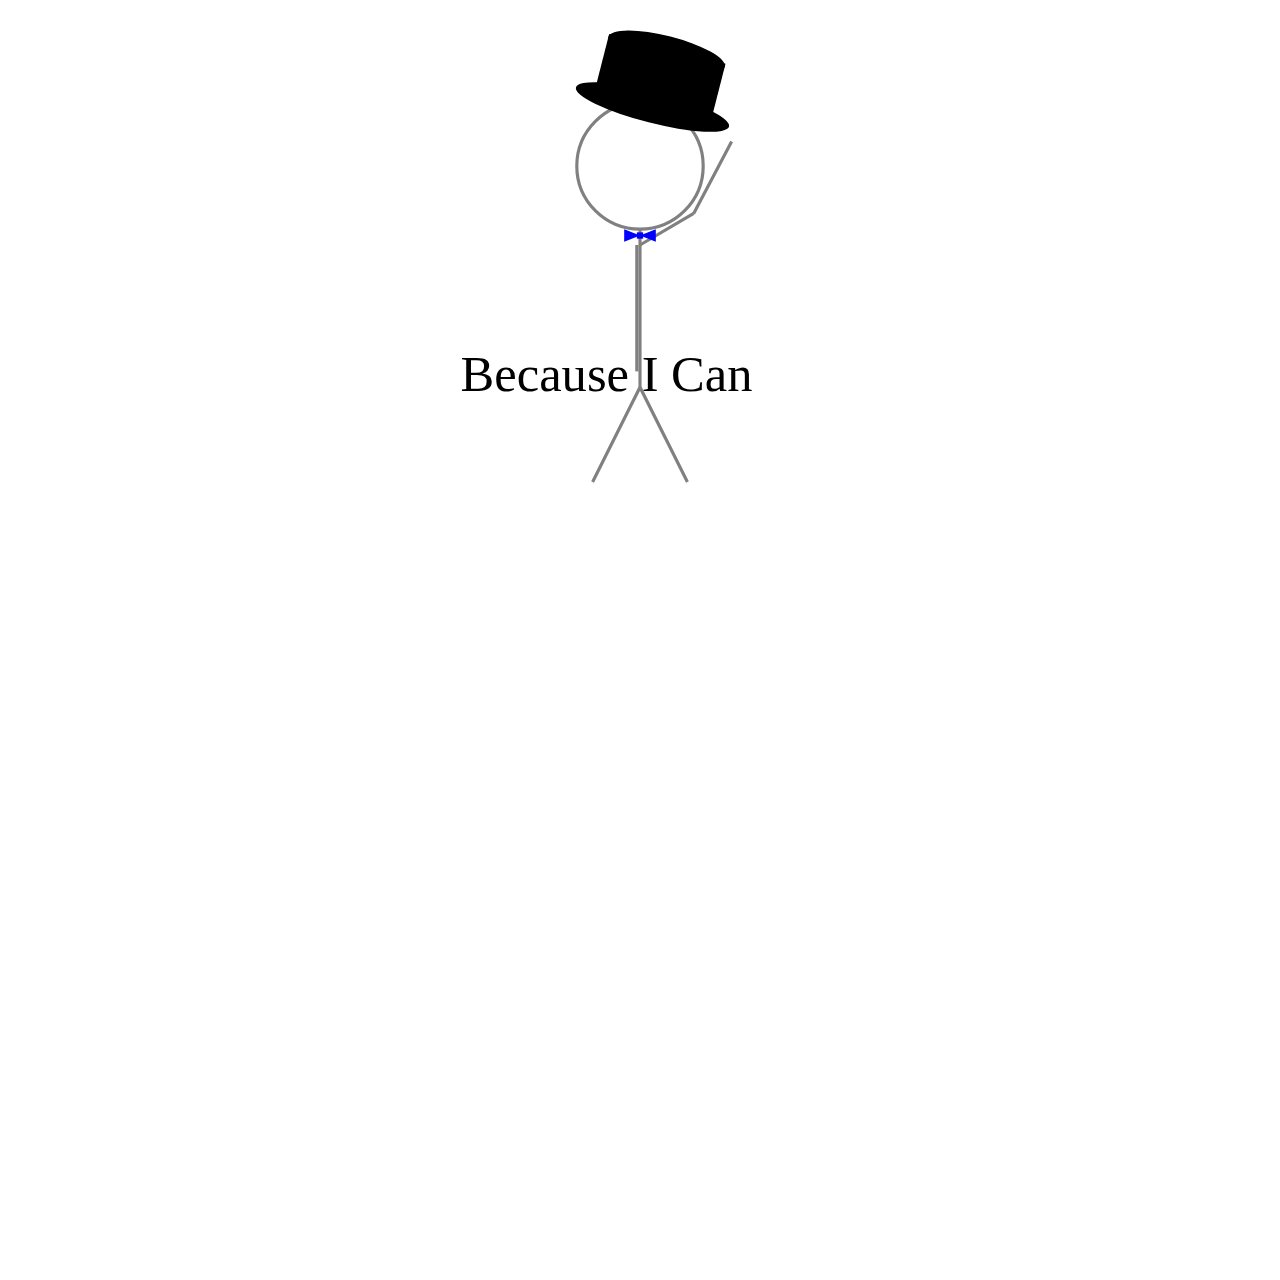
<file: index.html>
<!DOCTYPE html>
<html>
<head>
	<link rel="stylesheet" href="svgfun.css" type="text/css" />
</head>
<body>
	<div id="main">
		<svg id="svgmain" version="1.1" viewBox="0 0 400 400">
			
			<!--Head-->
			<circle fill="white" stroke="grey" stroke-width="1" cx="200" cy="50" r="20" opacity="transparent"/>
			
			<!--Hat-->
			<g>
				<ellipse cx="200" cy="19" rx="19" ry="5"/>
				<rect x="181" y="18" width="38" height="20"/>
				<ellipse cx="200" cy="37" rx="25" ry="5"/>
				<animateTransform attributeName="transform" 
                          attributeType="XML"
                          type="rotate" 
						  values="0 225 37;30 224 64;0 225 37"
                          dur="3s"
                          repeatCount="indefinite"/>
			</g>
			
			<!--Body-->
			<line x1="200" y1="70" x2="200" y2="120" stroke="grey" stroke-width="1"/>
			
			<!--Arms-->
			<line x1="199" y1="75" x2="199" y2="115" stroke="grey" stroke-width="1"/>
			<line x1="200" y1="75" x2="217" y2="65" stroke="grey" stroke-width="1"/>
			<line x1="217" y1="65" x2="223" y2="40" stroke="grey" stroke-width="1">
				<animateTransform attributeName="transform" 
                          attributeType="XML"
                          type="rotate" 
						  values="0 217 65;30 217 65;0 217 65"
                          dur="3s"
                          repeatCount="indefinite"/>
			</line>
			
			<!--Bowtie-->
			<g id="bowtie">
				<polygon points="200,72 195,70 195,74"/>
				<polygon points="199,71 199,73 201,73 201,71"/>
				<polygon points="200,72 205,70 205,74"/>
			</g>

			<!--Legs-->
			<line x1="200" y1="120" x2="185" y2="150" stroke="grey" stroke-width="1"/>
			<line x1="200" y1="120" x2="215" y2="150" stroke="grey" stroke-width="1"/>
			
			<!--Random Text-->
			<text x="0" y="175" font-family="Verdana">
				Because I Can
				<animate
					attributeName="x"
					from="0"
					to="400"
					begin="0s"
					dur="2s"
					fill="freeze"
				/>
				<animate
					attributeName="y"
					from="175"
					to= "25"
					begin="0s"
					dur="2s"
					fill="freeze"
				/>
				<set id="show" attributeName="visibility" attributeType="CSS" to="visible"
					 begin="0s; hide.end" dur=".05s" fill="freeze"/>
				<set id="hide" attributeName="visibility" attributeType="CSS" to="hidden"
					 begin="show.end" dur=".05s" fill="freeze"/>
			</text>
		</svg>
	</div>
</body>
</html>
</file>
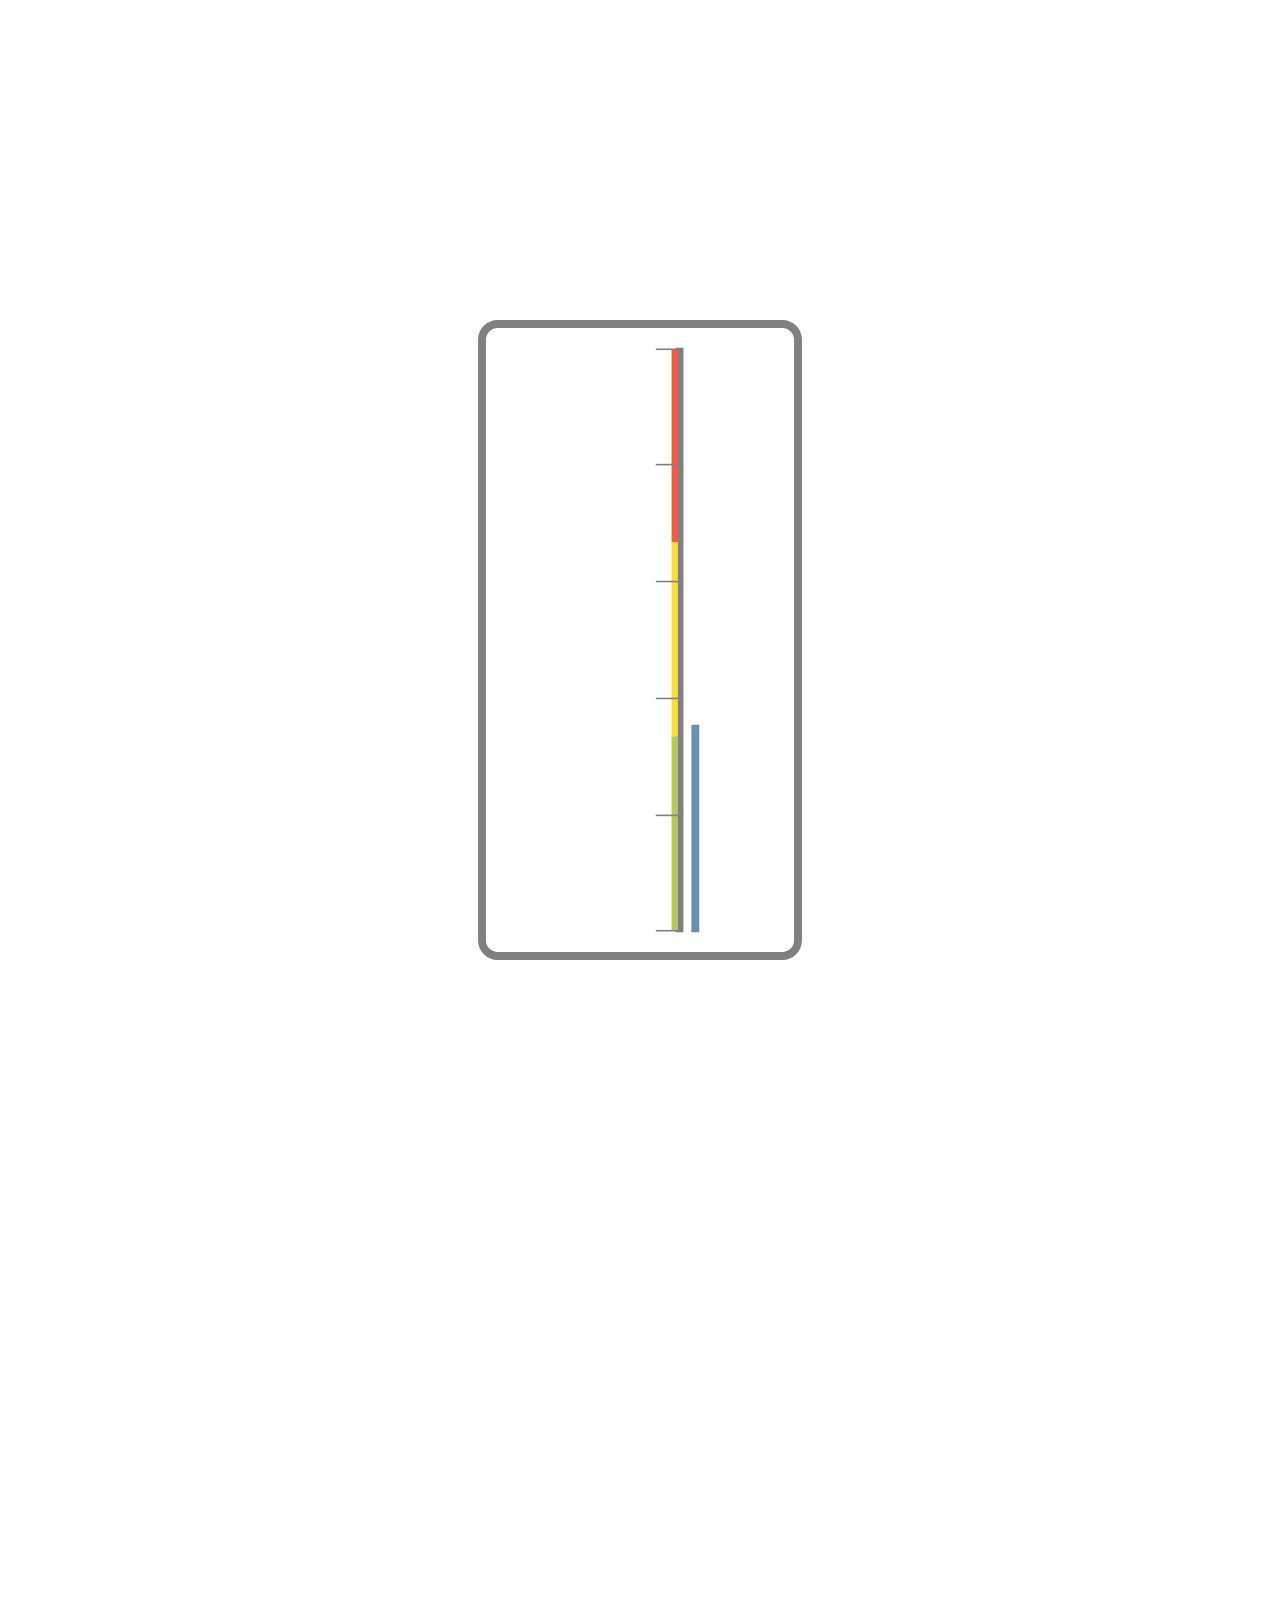
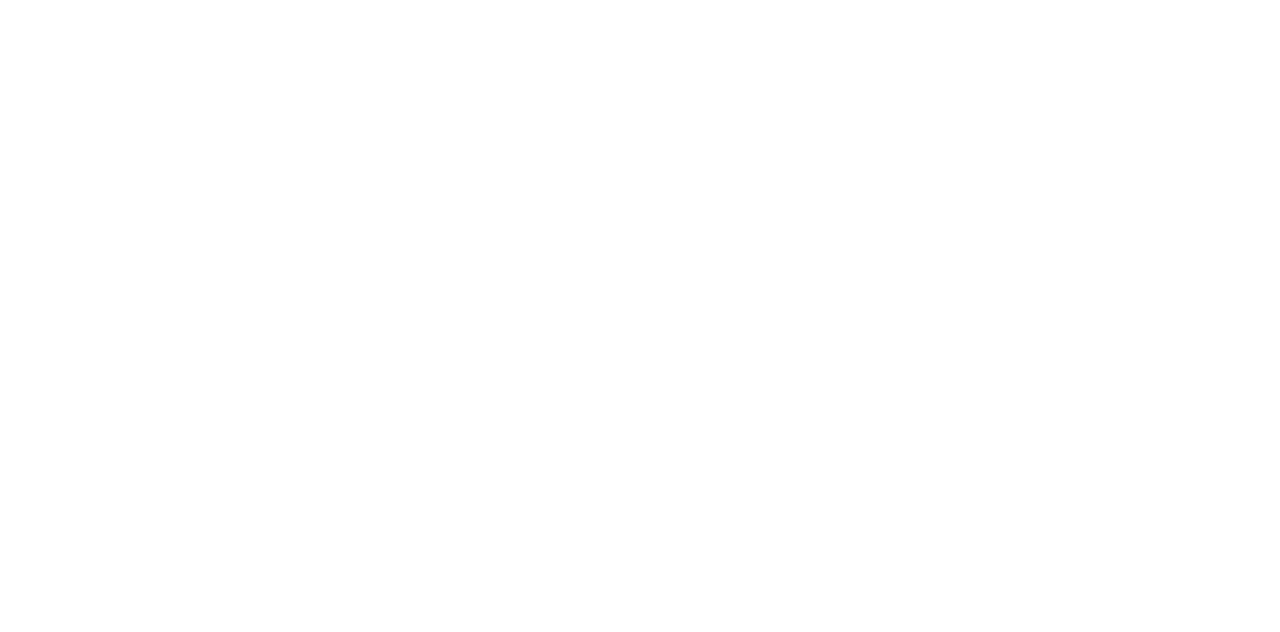
<file: linear.html>
<!DOCTYPE html>
<html>
<head>
	<title>SVG Test</title>
	<link rel="stylesheet" href="gauges.css" type="text/css">
</head>
<body>
	<div id="mainDiv">
		<svg id="mainSVG" version="1.1" viewBox="0 0 800 800" class="svg-content">
			<rect x="300" y="200" width="200" height="400" rx="10" ry="10" stroke="grey" fill="transparent" stroke-width="5" />	
			<line x1="425" y1="215" x2="425" y2="585" stroke="grey" fill="transparent" stroke-width="5" />
			<line x1="422" y1="216" x2="422" y2="338" stroke="#ee5c42" fill="transparent" stroke-width="4" />		
			<line x1="422" y1="338" x2="422" y2="461" stroke="#fcdc3b" fill="transparent" stroke-width="4" />		
			<line x1="422" y1="461" x2="422" y2="584" stroke="#b3c95a" fill="transparent" stroke-width="4" />
			
			<!--Tick Marks-->
			<line x1="410" y1="216" x2="425" y2="216" stroke="grey" fill="transparent" stroke-width="1" />
			<line x1="410" y1="289" x2="425" y2="289" stroke="grey" fill="transparent" stroke-width="1" />
			<line x1="410" y1="363" x2="425" y2="363" stroke="grey" fill="transparent" stroke-width="1" />
			<line x1="410" y1="437" x2="425" y2="437" stroke="grey" fill="transparent" stroke-width="1" />
			<line x1="410" y1="511" x2="425" y2="511" stroke="grey" fill="transparent" stroke-width="1" />
			<line x1="410" y1="584" x2="425" y2="584" stroke="grey" fill="transparent" stroke-width="1" />
			
			<!--Measurement Line-->
			<line x1="435" y1="585" x2="435" y2="585" stroke="#6b8fb2" fill="transparent" stroke-width="5">
					<animate attributeName="y2" from="585" to="215" begin="0s" dur="2s" repeatDur="indefinite" />
			</line>
		</svg>
	</div>
</body>
</html>
</file>
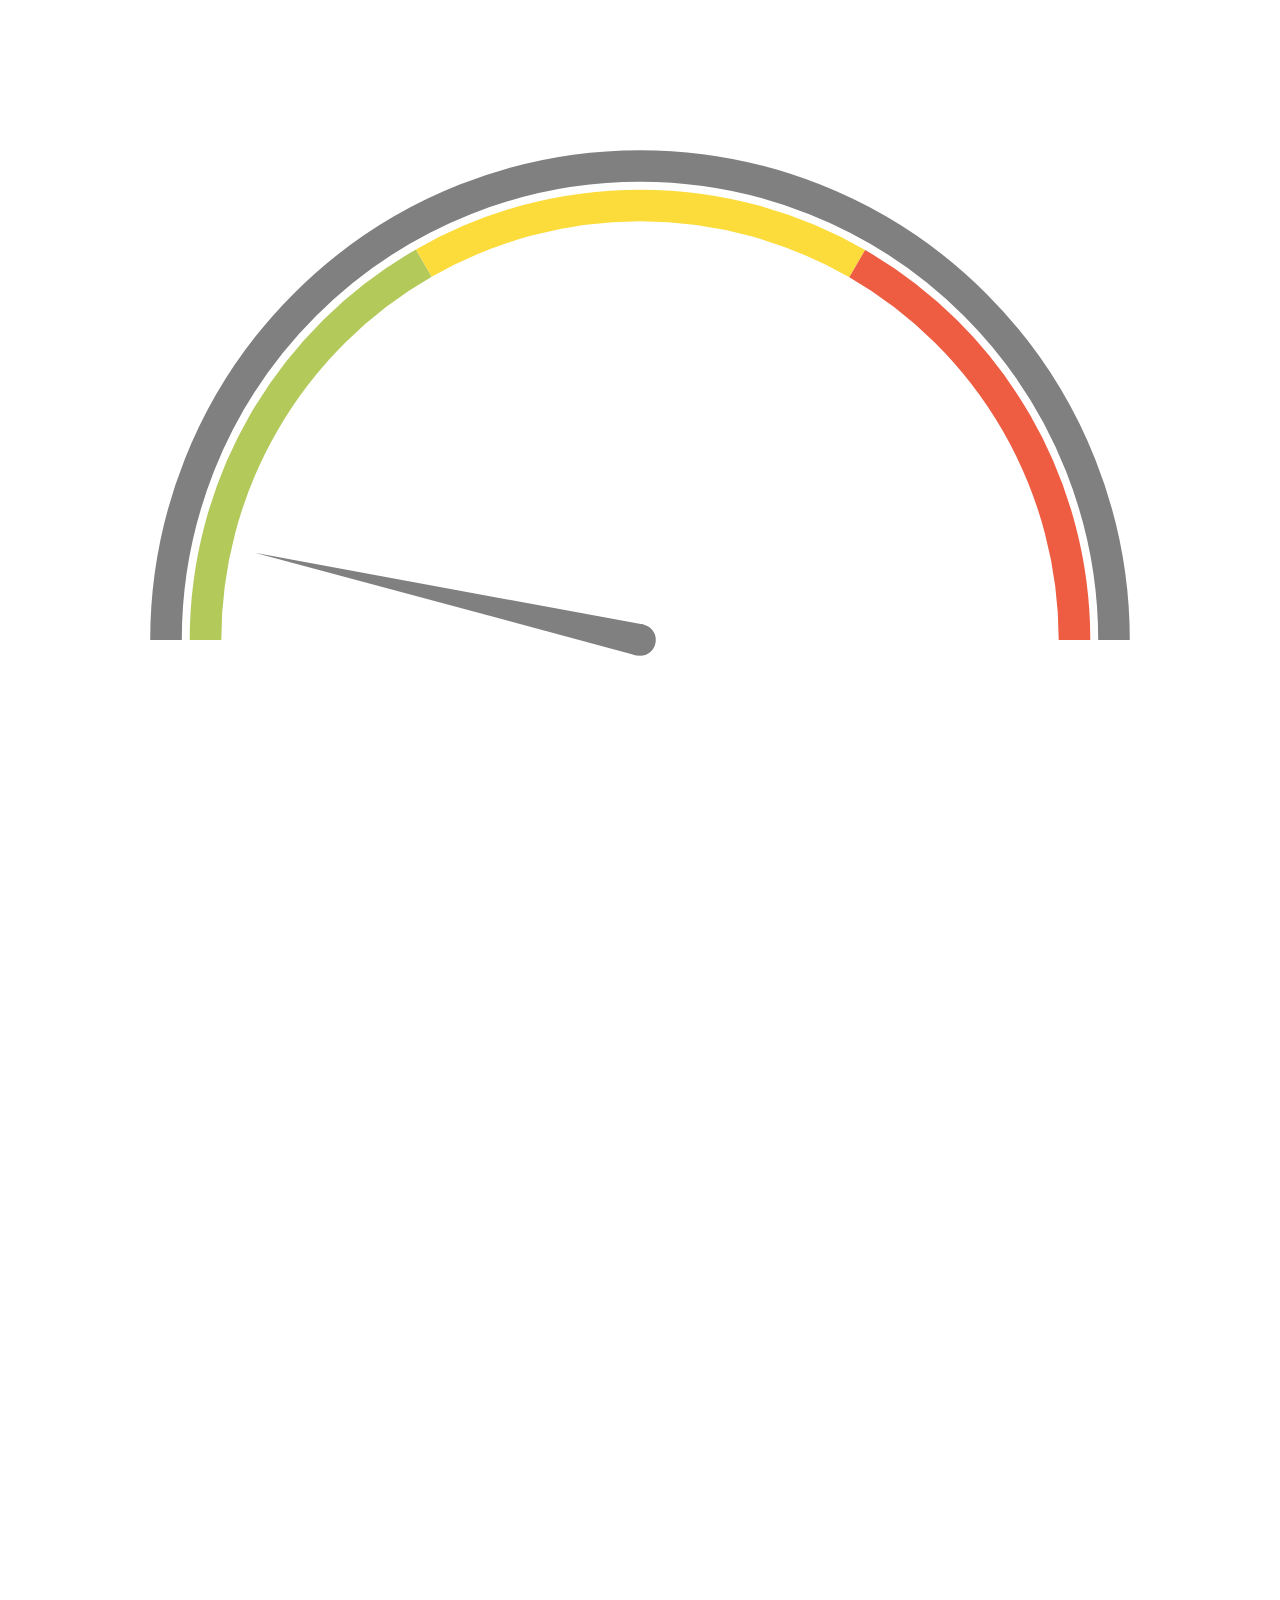
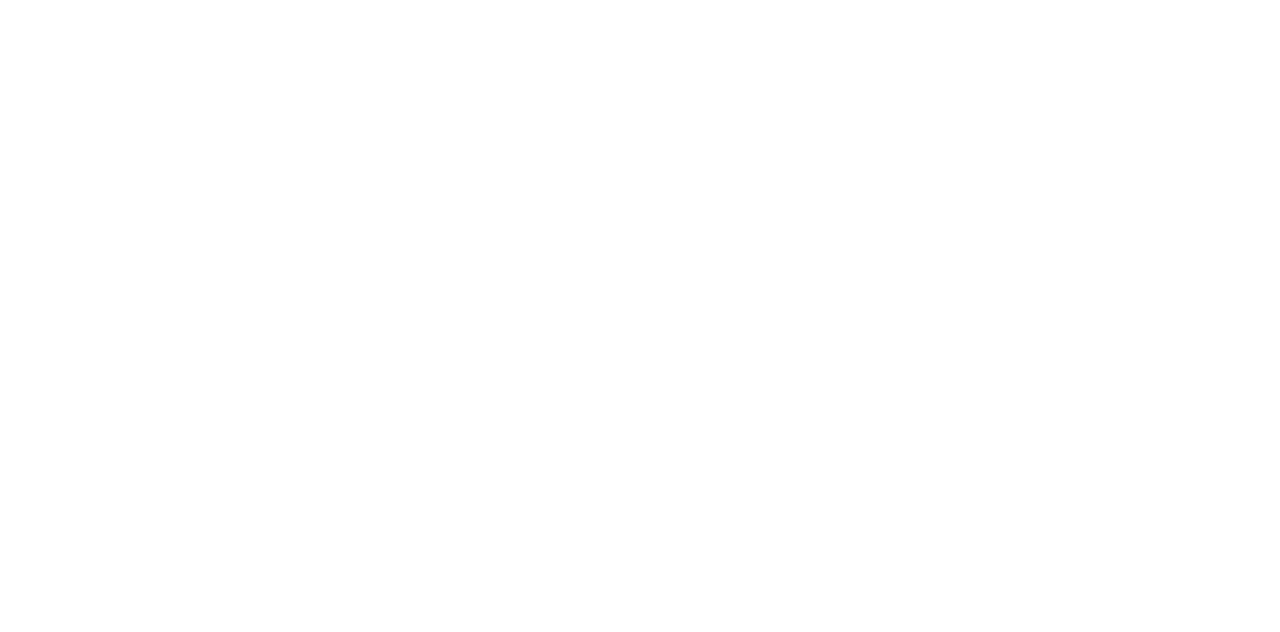
<file: radial.html>
<!DOCTYPE html>
<html>
<head>
	<title>SVG Test</title>
	<link rel="stylesheet" href="gauges.css" type="text/css">
</head>
<body>
	<div id="mainDiv">
		<svg id="mainSVG" version="1.1" viewBox="0 0 800 800" class="svg-content">
			<!--<circle cx="400" cy="400" r="300" stroke="grey" fill="transparent" stroke-width="20" />
			<circle cx="400" cy="400" r="275" stroke="grey" fill="transparent" stroke-width="20" />-->
			<circle cx="400" cy="400" r="5" stroke="grey" fill="grey" stroke-width="10" />
			<polygon id="needle" points="400 390, 150 400, 400 410">
				<animateTransform attributeName="transform"
									attributeType="XML"
									type="rotate"
									from="0 400 400"
									to="180 400 400"
									dur="10s"
									repeatCount="indefinite" />
			</polygon>
			
			<!--x = centerX - r*cos(thetaInRadians), y = centerY - r*sin(thetaInRadians)-->
			<path d="M100 400 
					A 300 300 0 0 1 700 400" fill="transparent" stroke="grey" stroke-width="20" />
			<path d="M125 400 
					A 275 275 0 0 1 263.17 161.46" fill="transparent" stroke="#b3c95a" stroke-width="20" />
			<path d="M263.17 161.46
					A 275 275 0 0 1 537.5 161.8" fill="transparent" stroke="#fcdc3b" stroke-width="20" />
			<path d="M537.5 161.8
					A 275 275 0 0 1 675 400" fill="transparent" stroke="#ee5c42" stroke-width="20" />
				
			
				
		</svg>
	</div>
</body>
</html>
</file>
<file: svgfun.css>
#main {
display: inline-block;
position: relative;
width: 100%;
padding-bottom: 100%;
vertical-align: middle;
overflow: hidden;
}

#svgmain {
display: inline-block;
position: absolute;
top: 0;
left: 0;
}

#bowtie  *{
	fill:blue;
	stroke-width:0;
}
</file>
<file: gauges.css>
#mainDiv {
	display:inline-block;
	position: relative;
	width: 100%;
	padding-bottom: 75%;
	vertical-align: middle;
	overflow: hidden;
}

#needle {
	fill: grey;
}
</file>
